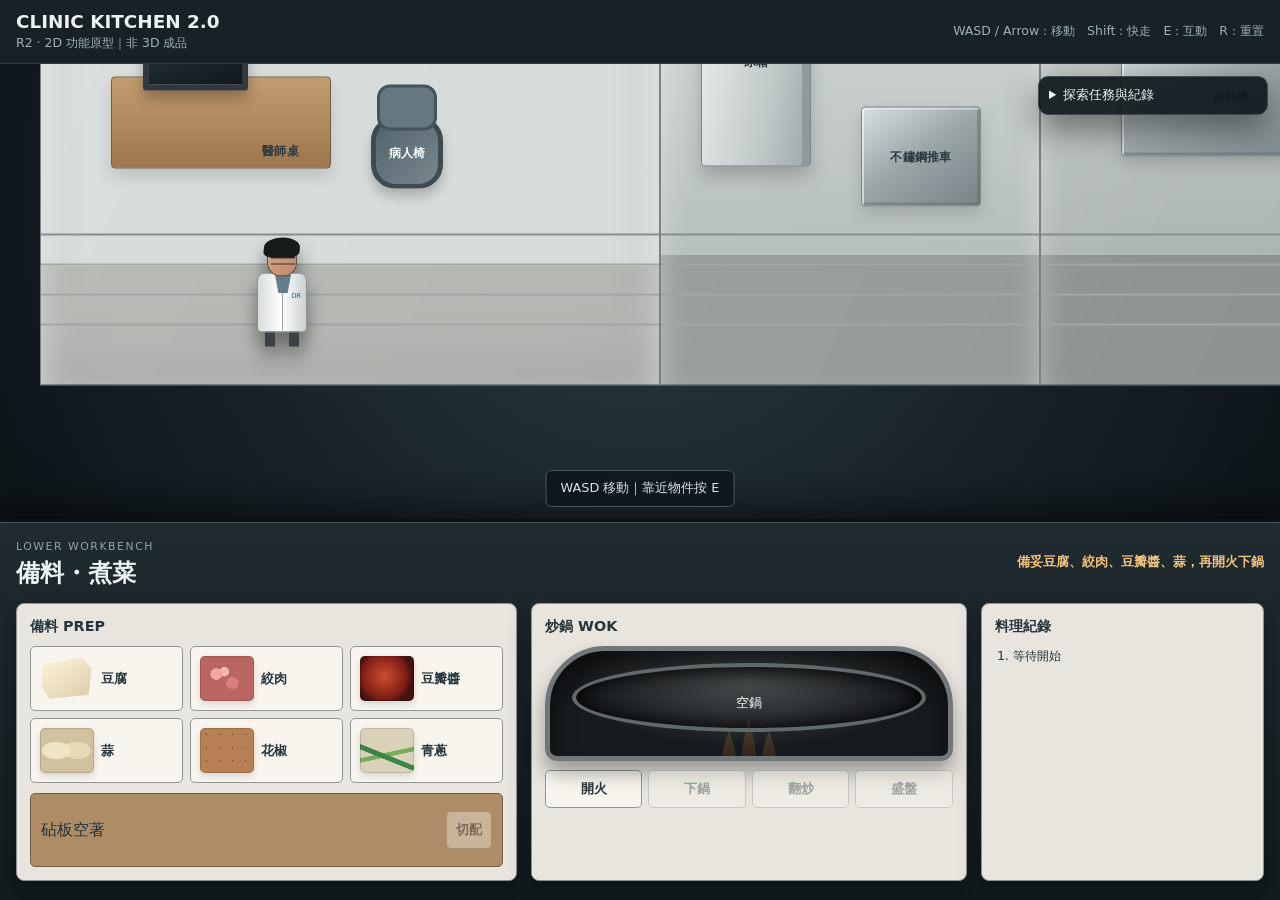
<file: CK/index.html>
<!doctype html>
<html lang="zh-Hant">
<head>
<meta charset="utf-8"/>
<meta name="viewport" content="width=device-width,initial-scale=1"/>
<title>Clinic Kitchen 2.0 — R2 Verified Prototype</title>
<link rel="icon" href="data:,"/>
<link rel="stylesheet" href="styles.css?v=r2-20260918"/>
<link rel="stylesheet" href="r2-fixes.css?v=r2-20260918"/>
</head>
<body>
<div id="app">
  <header class="hud">
    <div><strong>CLINIC KITCHEN 2.0</strong><span>R2 · 2D 功能原型｜非 3D 成品</span></div>
    <div class="controls">WASD / Arrow：移動　Shift：快走　E：互動　R：重置</div>
  </header>
  <main id="world" tabindex="0" aria-label="Clinic Kitchen walkthrough">
    <div id="camera">
      <section class="room clinic">
        <h2>診間 CLINIC</h2>
        <div class="desk prop"><span class="monitor">CLINIC EMR</span><span>醫師桌</span></div>
        <div class="patient-chair prop"><span class="chair-back"></span><span>病人椅</span></div>
        <div class="printer prop">印表機</div>
        <div class="sink prop">洗手台</div>
      </section>
      <section class="room prep">
        <h2>過渡／備料 PREP</h2>
        <div class="fridge prop">冰箱</div>
        <div class="trolley prop">不鏽鋼推車</div>
        <div class="order-printer prop">料理處方機</div>
      </section>
      <section class="room kitchen">
        <h2>後廚 KITCHEN</h2>
        <div class="counter prop">備料檯</div>
        <div class="spice prop">香料架</div>
        <div class="wok prop"><span class="wok-pan"></span><span>炒鍋爐台</span></div>
        <div class="rice prop">飯鍋</div>
      </section>
      <div id="player" class="player" aria-label="值班醫師"><div class="doctor-model"><div class="hair"></div><div class="face"><span class="glasses"></span></div><div class="coat"><span class="shirt"></span><span class="badge">DR</span></div><div class="legs"></div></div></div>
    </div>
    <div id="prompt" class="prompt">走到物件旁按 E 互動</div>
  <details class="mission">
    <summary>探索任務與紀錄</summary>
    <p>不看說明，也能理解前面是診間、中間是備料過渡區、後面是廚房，而且三區屬於同一個空間。</p>
    <ol><li>走到病人椅</li><li>走到料理處方機</li><li>走到冰箱</li><li>走到炒鍋</li></ol>
    <div id="log">尚未互動</div>
  </details>
  </main>

  <section id="cookingDeck" class="cooking-deck" aria-label="備料與煮菜操作區" tabindex="0">
    <div class="cook-head"><div><span>LOWER WORKBENCH</span><h2>備料・煮菜</h2></div><strong id="cookObjective">備妥豆腐、絞肉、豆瓣醬、蒜，再開火下鍋</strong></div>
    <div class="cook-columns">
      <div class="prep-bench"><h3>備料 PREP</h3><div class="ingredient-tray"><button data-food="tofu"><i class="food-art tofu-art"></i><span>豆腐</span></button><button data-food="pork"><i class="food-art pork-art"></i><span>絞肉</span></button><button data-food="douban"><i class="food-art douban-art"></i><span>豆瓣醬</span></button><button data-food="garlic"><i class="food-art garlic-art"></i><span>蒜</span></button><button data-food="pepper"><i class="food-art pepper-art"></i><span>花椒</span></button><button data-food="scallion"><i class="food-art scallion-art"></i><span>青蔥</span></button></div><div class="board"><div id="boardFood">砧板空著</div><button id="cutBtn" disabled>切配</button></div></div>
      <div class="wok-bench"><h3>炒鍋 WOK</h3><div class="wok-visual"><div class="steam steam-a"></div><div class="steam steam-b"></div><div id="flame" class="flame"><span></span><span></span><span></span></div><div class="wok-rim"></div><div id="wokContents">空鍋</div></div><div class="wok-actions"><button id="heatBtn">開火</button><button id="addBtn" disabled>下鍋</button><button id="stirBtn" disabled>翻炒</button><button id="plateBtn" disabled>盛盤</button></div></div>
      <div class="cook-log"><h3>料理紀錄</h3><ol id="recipeLog"><li>等待開始</li></ol></div>
    </div>
  </section>

</div>
<script src="src/main.js?v=r2-20260918"></script>
</body>
</html>
</file>
<file: CK/styles.css>
:root{font-family:Inter,"Noto Sans TC",system-ui,sans-serif;color:#ecf2f3;background:#0f171b}*{box-sizing:border-box}body{margin:0;background:#0f171b}.hud{height:72px;padding:14px 20px;display:flex;justify-content:space-between;align-items:center;background:#172126;border-bottom:1px solid #2d3a40;position:fixed;inset:0 0 auto 0;z-index:20}.hud strong{display:block;font-size:1.15rem}.hud span,.controls{font-size:.78rem;color:#9fb0b8}.controls{max-width:52%;text-align:right}#app{min-height:100vh;padding-top:72px}.mission{position:fixed;right:14px;bottom:14px;width:min(330px,42vw);background:rgba(16,24,29,.92);border:1px solid #3d4a50;border-radius:10px;padding:14px 16px;z-index:20;box-shadow:0 14px 34px #0007}.mission h3{margin:0 0 8px}.mission p,.mission li{font-size:.82rem;line-height:1.45;color:#c8d2d6}.mission ol{margin:8px 0;padding-left:18px}#log{margin-top:10px;padding:8px;background:#111a1f;border-radius:6px;color:#f2c57c;font-size:.8rem}#world{position:relative;height:calc(100vh - 72px);overflow:hidden;outline:none;background:radial-gradient(circle at 50% 30%,#2c3b42 0,#162127 62%,#0d1418 100%)}#camera{position:absolute;left:50%;top:50%;width:1800px;height:760px;transform:translate(-50%,-50%);transition:transform .08s linear}.room{position:absolute;top:80px;height:540px;border:1px solid #75838a;box-shadow:inset 0 0 0 6px rgba(255,255,255,.025),0 18px 40px #0006}.room h2{margin:18px 20px;color:#26343a;font-size:1rem;letter-spacing:.08em}.clinic{left:40px;width:620px;background:linear-gradient(180deg,#e9ece9,#d7dcda)}.prep{left:660px;width:380px;background:linear-gradient(180deg,#d2d7d6,#bdc4c2)}.kitchen{left:1040px;width:720px;background:linear-gradient(180deg,#cfd3d1,#aeb5b3)}.prop{position:absolute;border:1px solid #79868a;color:#29363b;background:#f4f4ef;border-radius:4px;display:grid;place-items:center;font-size:.72rem;box-shadow:0 8px 16px #0002}.desk{left:70px;top:230px;width:220px;height:92px;background:#b99c78}.patient-chair{left:330px;top:270px;width:72px;height:72px;border-radius:24px;background:#6d7880;color:#fff}.printer{left:80px;top:110px;width:82px;height:54px}.sink{right:54px;top:115px;width:96px;height:60px;background:#c9d2d5}.fridge{left:40px;top:110px;width:110px;height:210px;background:#d9dede}.trolley{left:200px;top:260px;width:120px;height:100px;background:#aeb8bb}.order-printer{left:205px;top:105px;width:108px;height:62px}.counter{left:80px;top:190px;width:220px;height:120px;background:#9aa2a5}.spice{right:74px;top:90px;width:160px;height:80px;background:#8f765b;color:#fff}.wok{left:360px;top:250px;width:160px;height:110px;background:#333;color:#fff;border-radius:55px 55px 18px 18px}.rice{right:110px;bottom:70px;width:90px;height:75px}.player{position:absolute;left:250px;top:470px;width:42px;height:86px;z-index:10;filter:drop-shadow(0 10px 8px #0006)}.head{width:28px;height:28px;border-radius:50%;background:#d9b399;margin:auto;border:2px solid #2d3235}.body{width:42px;height:58px;border-radius:10px 10px 6px 6px;background:linear-gradient(90deg,#eef1f1,#cfd5d7);border:2px solid #37444b}.prompt{position:absolute;left:50%;bottom:28px;transform:translateX(-50%);padding:9px 14px;border-radius:6px;background:#0e171bdd;border:1px solid #47575f;color:#d9e2e5;font-size:.8rem;z-index:15}@media(max-width:800px){.hud{height:86px}.controls{display:none}#app{padding-top:86px}#world{height:calc(100vh - 86px)}.mission{width:calc(100vw - 28px);max-height:180px;overflow:auto}.room{top:55px}.prompt{bottom:200px}}
/* M0.2 two-level play layout: movement above, cooking below */
#app{padding-bottom:390px}
#world{height:calc(100vh - 72px);min-height:560px;border-bottom:3px solid #111b20}
.cooking-deck{position:relative;z-index:12;min-height:390px;padding:18px 20px 26px;background:linear-gradient(180deg,#202b30,#121a1e);border-top:1px solid #46545a;box-shadow:0 -14px 36px #0008}
.cook-head{display:flex;justify-content:space-between;align-items:end;margin-bottom:14px}.cook-head span{font-size:.68rem;letter-spacing:.14em;color:#91a3aa}.cook-head h2{margin:3px 0 0}.cook-head strong{font-size:.8rem;color:#f0c27c}
.cook-columns{display:grid;grid-template-columns:1.25fr 1fr .7fr;gap:14px}.prep-bench,.wok-bench,.cook-log{background:#e7e5dd;color:#26353b;border-radius:8px;border:1px solid #899397;padding:13px;box-shadow:0 10px 25px #0004}.cook-columns h3{margin:0 0 10px;font-size:.9rem}
.ingredient-tray{display:grid;grid-template-columns:repeat(3,1fr);gap:7px}.ingredient-tray button,.wok-actions button,.board button{padding:9px;border:1px solid #8e989b;border-radius:5px;background:#f7f5ee;color:#28383e;font-weight:750;cursor:pointer}.ingredient-tray button.is-selected{background:#d8b27b;border-color:#855d32}.ingredient-tray button.is-prepped{background:#b9d2c3}
.board{margin-top:10px;min-height:74px;padding:10px;background:#ad8c66;border:1px solid #795d3f;border-radius:5px;display:flex;align-items:center;justify-content:space-between;gap:10px}.board button:disabled,.wok-actions button:disabled{opacity:.38;cursor:not-allowed}
.wok-visual{height:115px;border-radius:60px 60px 12px 12px;background:radial-gradient(ellipse at center,#40484a 0,#1d2427 68%);border:5px solid #747d80;color:#fff;display:grid;place-items:center;position:relative;overflow:hidden}.flame{position:absolute;bottom:-18px;font-size:3rem;opacity:.15;transition:.2s}.flame.is-on{opacity:1;filter:drop-shadow(0 0 12px #ff8a36)}#wokContents{z-index:2;font-size:.8rem;text-align:center;padding:12px}.wok-actions{display:grid;grid-template-columns:repeat(4,1fr);gap:6px;margin-top:9px}.cook-log ol{margin:0;padding-left:18px;font-size:.78rem;line-height:1.6;max-height:190px;overflow:auto}
@media(max-width:900px){#app{padding-bottom:0}.cooking-deck{min-height:0}.cook-columns{grid-template-columns:1fr}.mission{position:relative;right:auto;bottom:auto;width:auto;margin:12px}.wok-actions{grid-template-columns:repeat(2,1fr)}}

/* M0.3 ART PASS — refined realistic clinic / food / character blockout */
:root{--metal-hi:#d9dfe0;--metal-mid:#9aa5a8;--metal-lo:#59656a;--clinic-white:#e8ebe8;--clinic-blue:#a9c4ce;--wood:#a87849;--food-red:#9e3022}
.room{overflow:hidden}.room::before{content:'';position:absolute;inset:0;pointer-events:none;background:linear-gradient(115deg,rgba(255,255,255,.22),transparent 32%,rgba(18,30,35,.07));mix-blend-mode:soft-light}
.clinic{background:linear-gradient(180deg,#e8ece9 0 16%,#d7ddda 16% 78%,#b7b9b4 78%);box-shadow:inset 0 18px 32px #fff8,inset 0 -30px 50px #5e696d22}
.prep{background:linear-gradient(180deg,#dce1df,#b8c0bd 76%,#999f9d 76%);box-shadow:inset 0 18px 28px #fff6}
.kitchen{background:linear-gradient(180deg,#cdd3d1,#aeb6b3 76%,#8e9491 76%);box-shadow:inset 0 18px 28px #fff5}
.clinic::after,.prep::after,.kitchen::after{content:'';position:absolute;left:0;right:0;top:72%;height:2px;background:#858f91;box-shadow:0 30px 0 #a1a7a4,0 60px 0 #a1a7a4,0 90px 0 #a1a7a4}
.prop{font-weight:700;letter-spacing:.02em}.desk{display:flex;align-items:flex-end;justify-content:center;gap:14px;padding:9px;background:linear-gradient(180deg,#c39c70,#9d764f);border-color:#76593e}.monitor{align-self:flex-start;margin-top:-58px;width:105px;height:62px;background:linear-gradient(160deg,#26363d,#10181c);border:6px solid #303a3e;border-radius:3px;color:#83b7ca;font-size:.58rem;display:grid;place-items:center;box-shadow:0 8px 14px #0004}
.patient-chair{background:linear-gradient(135deg,#53636b,#78878e);border:5px solid #3e4c52;box-shadow:0 8px 12px #0003}.chair-back{position:absolute;width:60px;height:46px;border-radius:13px;background:#66777f;top:-37px;border:3px solid #45545a}
.printer,.order-printer{background:linear-gradient(180deg,#f1f3f1,#c7cece);box-shadow:inset 0 -12px 0 #aeb7b9,0 6px 10px #0002}.sink,.trolley,.counter{background:linear-gradient(145deg,var(--metal-hi),var(--metal-mid) 48%,#788387);box-shadow:inset 2px 2px #fff8,inset -3px -3px #59646966,0 8px 16px #0002}.fridge{background:linear-gradient(100deg,#edf0ef,#bfc7c7 65%,#9da7a9);box-shadow:inset -8px 0 #909a9c,0 10px 18px #0003}.spice{background:linear-gradient(180deg,#73583e,#4f3b2b);box-shadow:inset 0 8px #a98762}
.wok{background:transparent;border:0;box-shadow:none;display:flex;flex-direction:column;gap:5px}.wok-pan{width:132px;height:55px;border-radius:8px 8px 70px 70px;background:radial-gradient(ellipse at 50% 5%,#596063,#171c1e 64%);border:5px solid #31383b;box-shadow:0 12px 14px #0005}
.player{width:62px;height:112px;background:none;filter:drop-shadow(0 12px 9px #0006)}.player>.head,.player>.body{display:none}.doctor-model{position:relative;width:62px;height:112px}.face{position:absolute;left:17px;top:8px;width:30px;height:33px;border-radius:46% 46% 44% 44%;background:linear-gradient(135deg,#d7aa89,#bd896b);border:1px solid #6b4b3c;z-index:3}.hair{position:absolute;left:14px;top:2px;width:36px;height:20px;border-radius:50% 55% 28% 28%;background:#171a1b;z-index:4;transform:skew(-7deg)}.glasses{position:absolute;left:3px;top:12px;width:24px;height:8px;border-top:2px solid #343536;border-bottom:1px solid #343536}.coat{position:absolute;left:7px;top:37px;width:50px;height:60px;border-radius:8px 8px 5px 5px;background:linear-gradient(90deg,#d8dddd,#fff 48%,#cbd1d2);border:1px solid #879397;z-index:2}.coat::before{content:'';position:absolute;left:24px;top:0;height:57px;border-left:1px solid #9ca5a7}.shirt{position:absolute;left:17px;top:1px;width:16px;height:19px;background:#657d89;clip-path:polygon(0 0,100% 0,78% 100%,22% 100%)}.badge{position:absolute;right:5px;top:18px;font-size:.42rem;color:#315d73}.legs{position:absolute;left:15px;top:91px;width:34px;height:20px;border-left:10px solid #3b4245;border-right:10px solid #3b4245}
.ingredient-tray button{display:grid;grid-template-columns:54px 1fr;align-items:center;text-align:left;gap:7px;min-height:62px}.food-art{display:block;width:54px;height:45px;border-radius:5px;box-shadow:inset 0 0 0 1px #0002,0 3px 7px #0002}.tofu-art{background:linear-gradient(145deg,#fff6d9,#d9caa8);clip-path:polygon(5% 18%,78% 4%,96% 27%,90% 86%,18% 95%,3% 70%)}.pork-art{background:radial-gradient(circle at 30% 40%,#f4a7a2 0 12%,transparent 13%),radial-gradient(circle at 60% 60%,#d77f7b 0 14%,transparent 15%),radial-gradient(circle at 45% 35%,#f6b5ae 0 11%,transparent 12%),#b96562}.douban-art{background:radial-gradient(circle at 45% 45%,#cf4d2c,#7d1d16 58%,#45110e 72%)}.garlic-art{background:radial-gradient(ellipse at 30% 50%,#f0e4c7 0 26%,transparent 28%),radial-gradient(ellipse at 68% 50%,#e9d8b5 0 26%,transparent 28%),#d2c19f}.pepper-art{background:radial-gradient(circle,#5e2b1e 0 9%,transparent 10%) 0 0/13px 13px,#b78054}.scallion-art{background:linear-gradient(22deg,transparent 35%,#3b8448 36% 43%,transparent 44%),linear-gradient(-12deg,transparent 38%,#75ad58 39% 46%,transparent 47%),#d9d1b8}
.wok-visual{background:radial-gradient(ellipse at 50% 30%,#464b4c 0,#171b1d 62%);border-color:#70787a;box-shadow:inset 0 15px 25px #0008,0 12px 20px #0005}.wok-rim{position:absolute;inset:12px 22px 24px;border-radius:50%;border:4px solid #60696c;box-shadow:inset 0 0 20px #000}.flame{display:flex;align-items:flex-end;justify-content:center;gap:2px;font-size:0}.flame span{display:block;width:18px;height:44px;border-radius:50% 50% 20% 20%;background:linear-gradient(#ffd85c,#ff7a2e 58%,#267dff);clip-path:polygon(50% 0,82% 42%,100% 100%,0 100%,18% 42%);transform-origin:bottom}.flame span:nth-child(2){height:55px}.flame.is-on span{animation:ckflame .32s infinite alternate ease-in-out}@keyframes ckflame{to{transform:scaleY(.78) translateY(4px)}}.steam{position:absolute;width:15px;height:60px;border-left:5px solid #ffffff55;border-radius:50%;top:-28px;opacity:0}.flame.is-on~.wok-rim+.steam,.steam{animation:steam 2s infinite ease-out}.steam-a{left:42%}.steam-b{left:58%;animation-delay:.7s}@keyframes steam{0%{opacity:0;transform:translateY(20px) scale(.7)}35%{opacity:.55}100%{opacity:0;transform:translateY(-35px) translateX(12px) scale(1.3)}}
</file>
<file: CK/r2-fixes.css>
/* R2 bug fixes. Existing CSS illustrations remain explicitly 2D placeholders. */
html,body{height:100%;overflow:hidden}
#app{height:100dvh;padding:0;display:grid;grid-template-rows:64px minmax(240px,1fr) minmax(290px,42dvh)}
.hud{position:relative;height:auto;inset:auto;min-height:0;padding:10px 16px}
#world{height:auto;min-height:0;overflow:hidden}
#camera{left:0;top:0;transition:none}
.cooking-deck{min-height:0;overflow-y:auto;overscroll-behavior:contain;padding:12px 16px}
.cook-head{gap:14px;align-items:center}.cook-head strong{line-height:1.5}
.cook-columns{grid-template-columns:minmax(0,1.15fr) minmax(0,1fr) minmax(140px,.65fr)}
.mission{position:absolute;top:12px;right:12px;bottom:auto;width:230px;max-height:210px;overflow:auto;padding:10px;z-index:20;margin:0}
.mission summary{cursor:pointer;font-size:.8rem}.mission p{font-size:.75rem}
.prompt{bottom:12px;max-width:95%;text-align:center;white-space:nowrap}
.room::after{pointer-events:none}
.steam{animation:none;opacity:0}.wok-visual.is-cooking .steam{animation:steam 2s infinite ease-out}
.wok-visual.is-cooking .steam-b{animation-delay:.7s}
button:focus-visible,summary:focus-visible,#world:focus-visible{outline:2px solid #e9bd76;outline-offset:2px}
@media(max-width:900px){
 #app{padding:0;grid-template-rows:64px minmax(240px,44dvh) minmax(0,1fr)}
 .hud .controls{display:none}.hud strong{font-size:1rem}.hud span{font-size:.7rem}
 .cook-columns{grid-template-columns:1fr}.cooking-deck{min-height:0}
 .cook-head{align-items:start}.cook-head strong{max-width:56%;font-size:.7rem}
 .mission{position:absolute;width:190px;max-height:145px;right:8px;top:8px;margin:0}
 .room{top:80px}.prompt{bottom:10px;font-size:.7rem}
}
@media(prefers-reduced-motion:reduce){.flame.is-on span,.wok-visual.is-cooking .steam{animation:none}}
</file>
